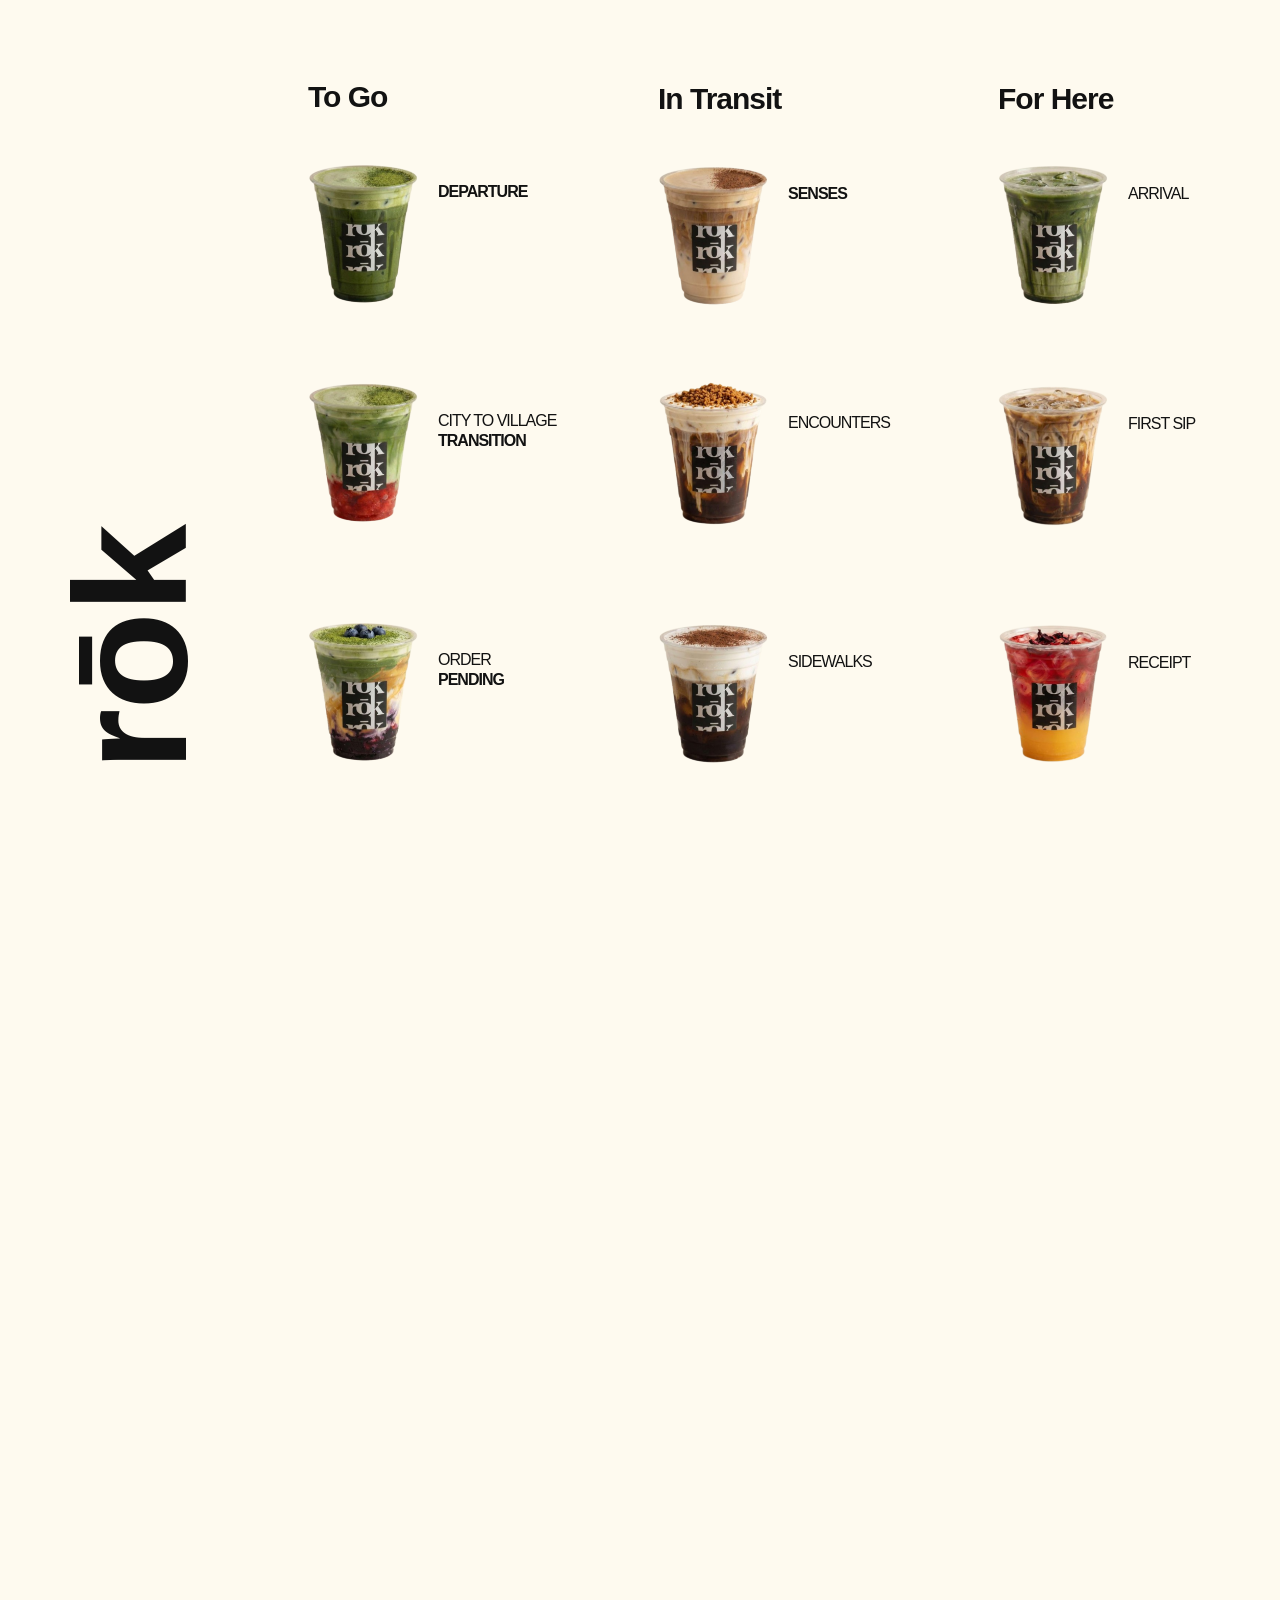
<file: index.html>
<!DOCTYPE html>
<html lang="en"><head>
	<meta charset="UTF-8">
	<meta name="viewport" content="width=device-width, initial-scale=1.0">

	<link rel="stylesheet" href="walk.css">

</head>
<body>
<p><strong>rōk</strong></p>
<h2>
	<strong>To Go</strong>
</h2>
<div class="mat-duo">
	<p9>
	<a href="rok1.html">
	<img src="matduo.png" width="150 px">
	</a>
	</p9>
	<p2><strong>DEPARTURE</strong></p2>
</div>

<div class="straw-duo">
	<p10>
	<a href="rok2.html">
	<img src="straw-mat.png" width="150 px">
	</a>
	</p10>
	<p4>CITY TO VILLAGE</p4>
	<p3><strong>TRANSITION</strong></p3>
</div>

<div class="blue-duo">
	<p11>
	<a href="rok3.html">
	<img src="blue-mat.png" width="150 px">
	</a>
	</p11>
	<p5>ORDER</p5>
	<p6><strong>PENDING</strong></p6>
</div>

<h3>
	In Transit
</h3>

<div class="lotus-eins">
	<p8>
	<a href="rok4.html">
	<img src="lotus-eins.png" width="150 px">
	</a>
	</p8>
	<p7>ENCOUNTERS</p7>
</div>

<div class="cafeduo">
	<p13>
	<a href="rok5.html">
	<img src="cafeduo.png" width="150 px">
	</a>
	</p13>
	<p14><strong>SENSES</strong></p14>
</div>

<div class="rok-eins">
	<p15>
	<a href="rok6.html">
	<img src="rok-eins.png" width="150 px">
	</a>
	</p15>
	<p16>SIDEWALKS</p16>
</div>

<h4>
	For Here
</h4>

<div class="mat-lat">
	<p17>
	<a href="rok7.html">
	<img src="mat-lat.png" width="150 px">
	</a>
	</p17>
	<p18>ARRIVAL</p18>
</div>

<div class="hoj-lat">
	<p19>
	<a href="rok8.html">
	<img src="hoj-lat.png" width="150 px">
	</a>
	</p19>
	<p20>FIRST SIP</p20>
</div>

<div class="trop-his">
	<p21>
	<a href="rok9.html">
	<img src="trop-his.png" width="150 px">
	</a>
	</p21>
	<p22>RECEIPT</p22>
</div>

</body>
</html>
</file>
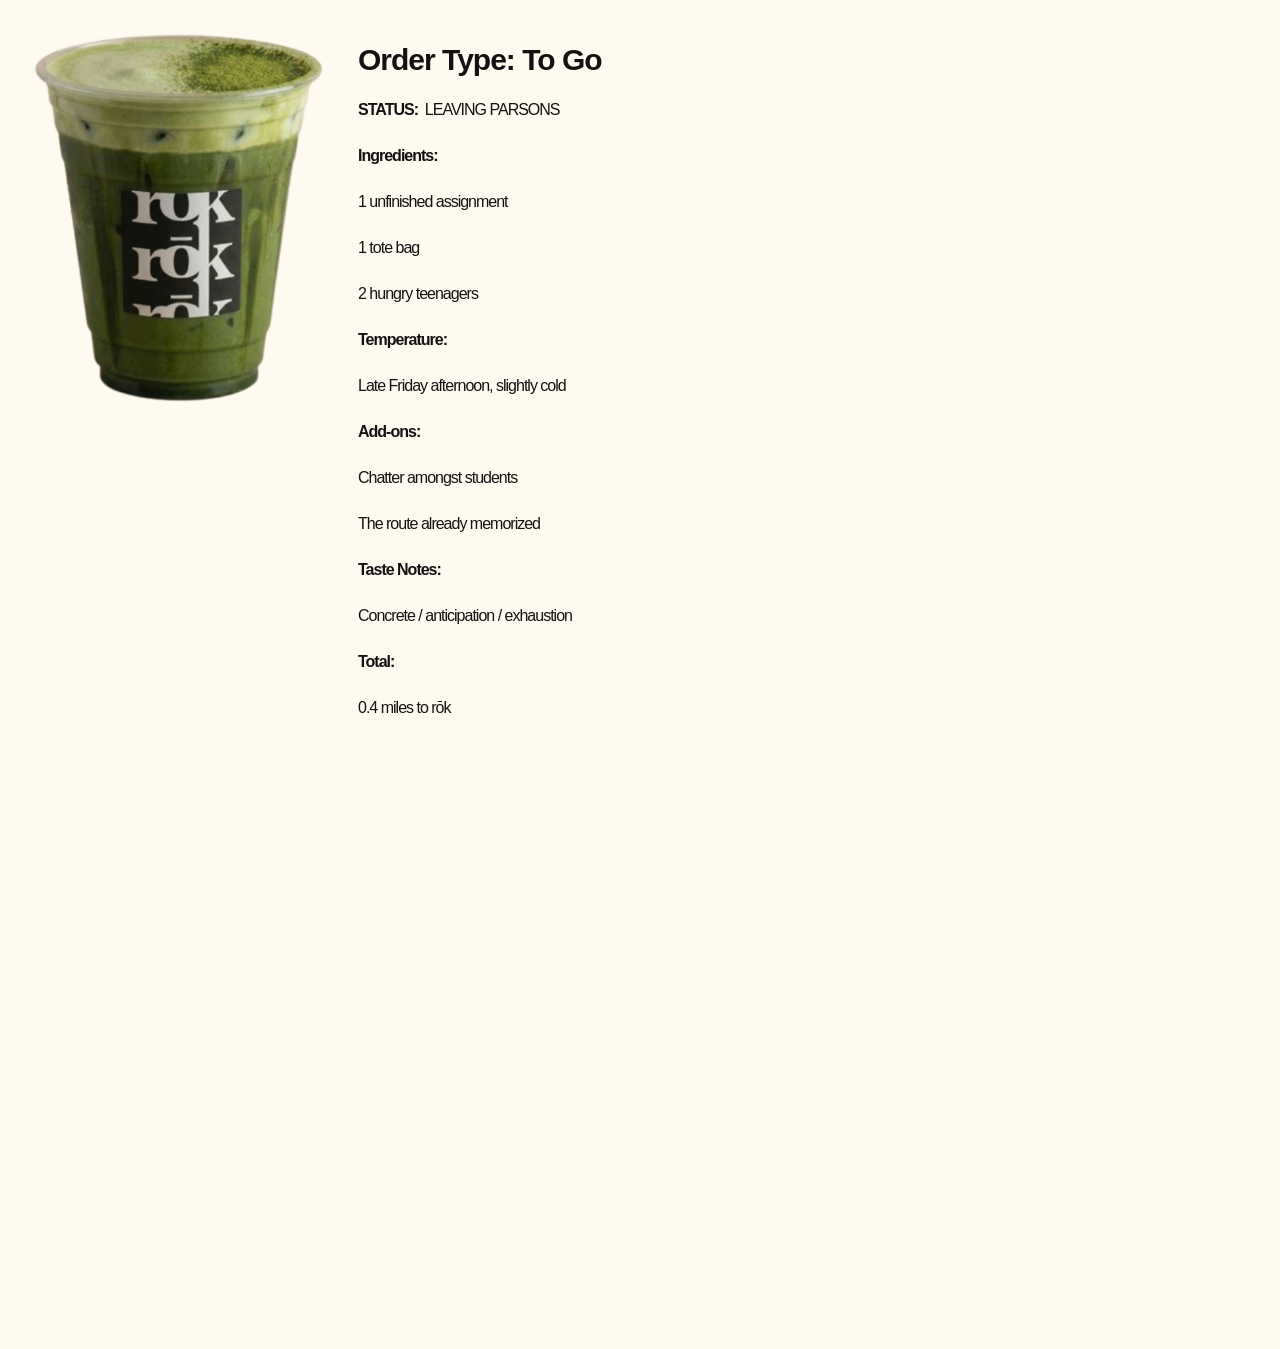
<file: rok1.html>
<!DOCTYPE html>
<html lang="en"><head>
	<meta charset="UTF-8">
	<meta name="viewport" content="width=device-width, initial-scale=1.0">

	<link rel="stylesheet" href="menu.css">
</head>

<h2>Order Type:&nbsp;To Go </a>
</h2>

<body>
	
<p><strong>STATUS:&nbsp;</strong> LEAVING PARSONS</p>

<p><strong>Ingredients:</strong></p>
<p>1 unfinished assignment</p>
<p>1 tote bag</p>
<p>2 hungry teenagers</p>

<p><strong>Temperature:</strong></p>
<P>Late Friday afternoon, slightly cold</P>

<p><strong>Add-ons:</strong></p>
<p>Chatter amongst students</p>
<p>The route already memorized</p>

<p><strong>Taste Notes:</strong></p>
<p>Concrete / anticipation / exhaustion</p>

<p><strong>Total:</strong></p>
<p>0.4 miles to rōk</p>

<p2>
	<a href="index.html">
	<img src="matduo.png" width="400px">
	</a>
</p2>

</body></html>
</file>
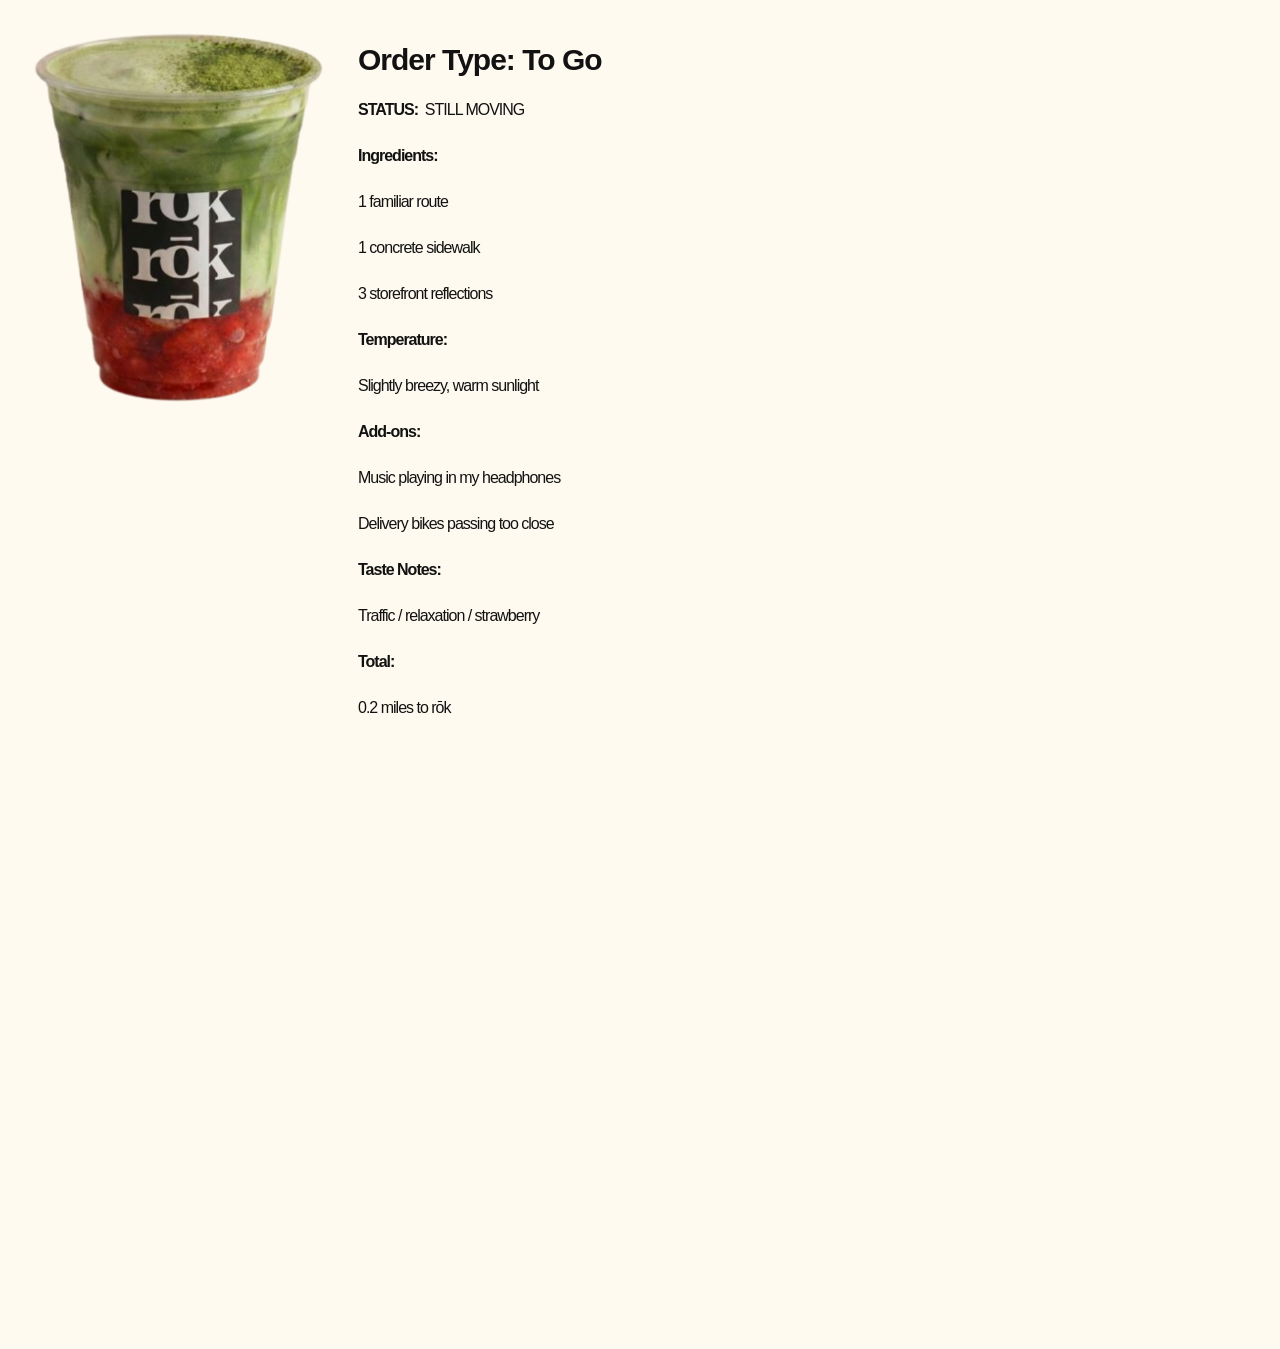
<file: rok2.html>
<!DOCTYPE html>
<html lang="en"><head>
	<meta charset="UTF-8">
	<meta name="viewport" content="width=device-width, initial-scale=1.0">

	<link rel="stylesheet" href="menu.css">
</head>

<h2>Order Type:&nbsp;To Go </a>
</h2>

<body>

<p><strong>STATUS:&nbsp;</strong> STILL MOVING</p>

<p><strong>Ingredients:</strong></p>
<p>1 familiar route</p>
<p>1 concrete sidewalk</p>
<p>3 storefront reflections</p>

<p><strong>Temperature:</strong></p>
<P>Slightly breezy, warm sunlight</P>

<p><strong>Add-ons:</strong></p>
<p>Music playing in my headphones</p>
<p>Delivery bikes passing too close</p>

<p><strong>Taste Notes:</strong></p>
<p>Traffic / relaxation / strawberry</p>

<p><strong>Total:</strong></p>
<p>0.2 miles to rōk</p>

<p2>
	<a href="index.html">
	<img src="straw-mat.png" width="400px">
	</a>
</p2>

</body></html>
</file>
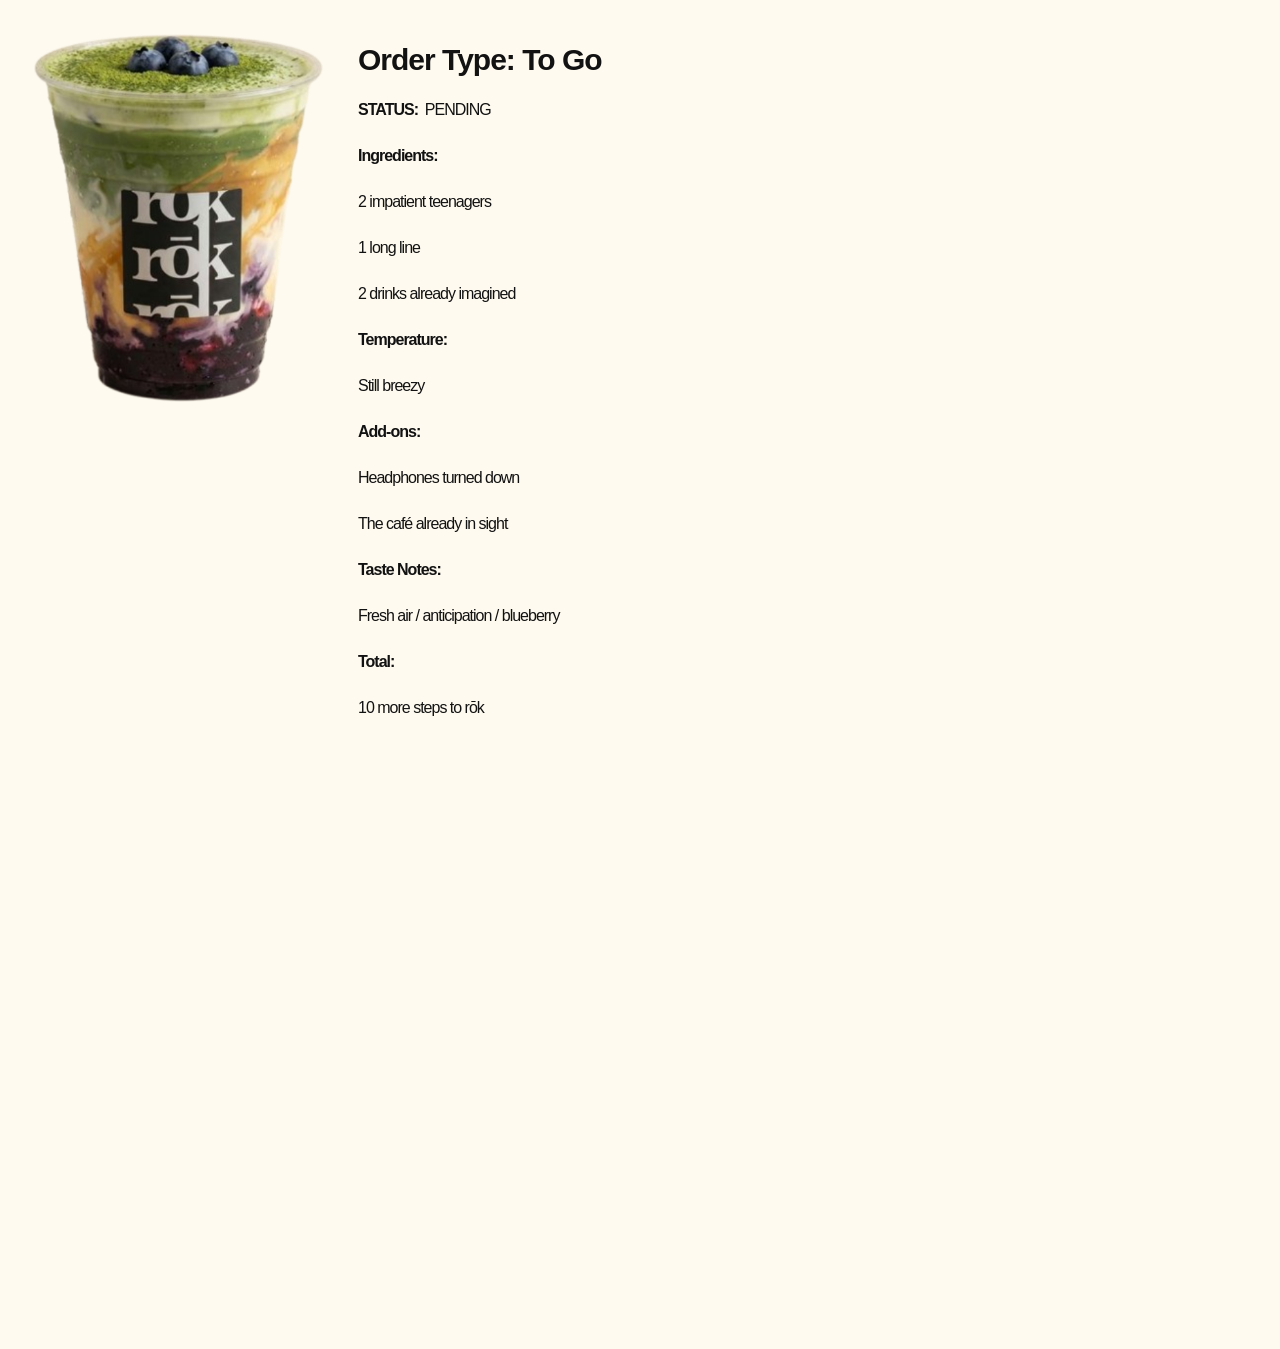
<file: rok3.html>
<!DOCTYPE html>
<html lang="en"><head>
	<meta charset="UTF-8">
	<meta name="viewport" content="width=device-width, initial-scale=1.0">

	<link rel="stylesheet" href="menu.css">
</head>

<h2>Order Type:&nbsp;To Go </a>
</h2>

<body>

<p><strong>STATUS:&nbsp;</strong> PENDING</p>

<p><strong>Ingredients:</strong></p>
<p>2 impatient teenagers</p>
<p>1 long line</p>
<p>2 drinks already imagined</p>

<p><strong>Temperature:</strong></p>
<P>Still breezy</P>

<p><strong>Add-ons:</strong></p>
<p>Headphones turned down</p>
<p>The café already in sight</p>

<p><strong>Taste Notes:</strong></p>
<p>Fresh air / anticipation / blueberry</p>

<p><strong>Total:</strong></p>
<p>10 more steps to rōk</p>

<p2>
	<a href="index.html">
	<img src="blue-mat.png" width="400px">
	</a>
</p2>

</body></html>
</file>
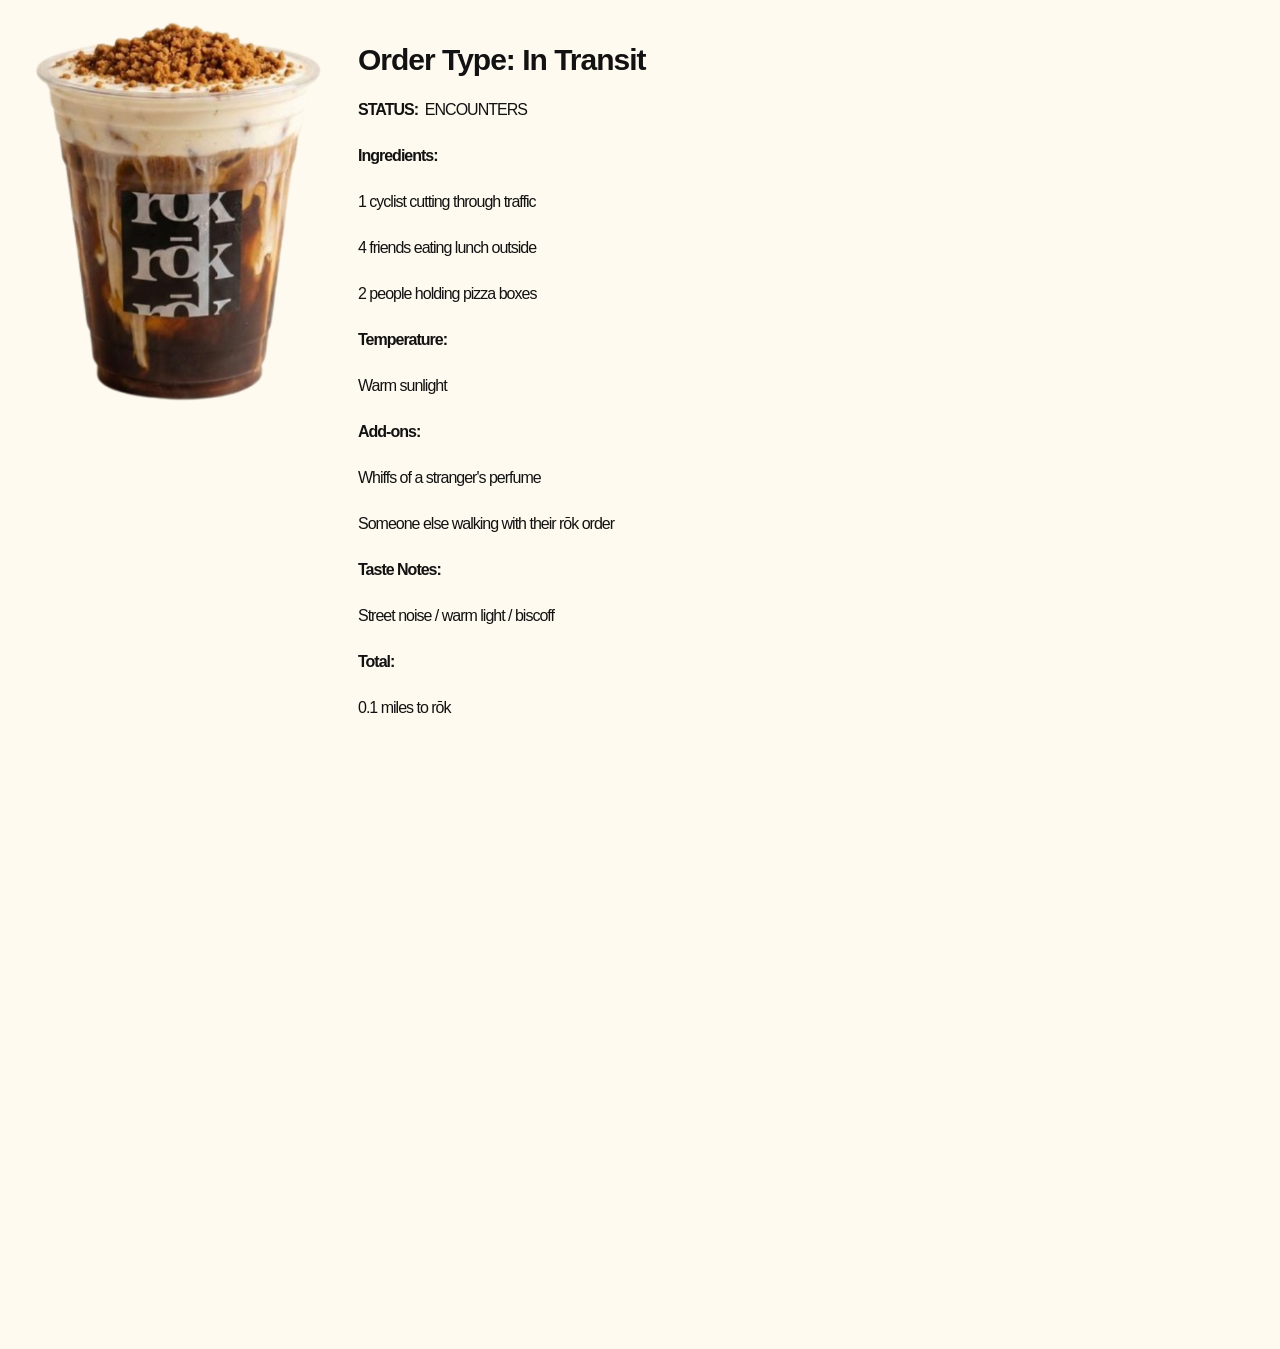
<file: rok4.html>
<!DOCTYPE html>
<html lang="en"><head>
	<meta charset="UTF-8">
	<meta name="viewport" content="width=device-width, initial-scale=1.0">

	<link rel="stylesheet" href="menu.css">
</head>

<h2>Order Type:&nbsp;In Transit</a>
</h2>

<body>

<p><strong>STATUS:&nbsp;</strong> ENCOUNTERS</p>

<p><strong>Ingredients:</strong></p>
<p>1 cyclist cutting through traffic</p>
<p>4 friends eating lunch outside</p>
<p>2 people holding pizza boxes</p>

<p><strong>Temperature:</strong></p>
<P>Warm sunlight</P>

<p><strong>Add-ons:</strong></p>
<p>Whiffs of a stranger's perfume</p>
<p>Someone else walking with their rōk order</p>

<p><strong>Taste Notes:</strong></p>
<p>Street noise / warm light / biscoff</p>

<p><strong>Total:</strong></p>
<p>0.1 miles to rōk</p>

<p2>
	<a href="index.html">
	<img src="lotus-eins.png" width="400px">
	</a>
</p2>

</body></html>
</file>
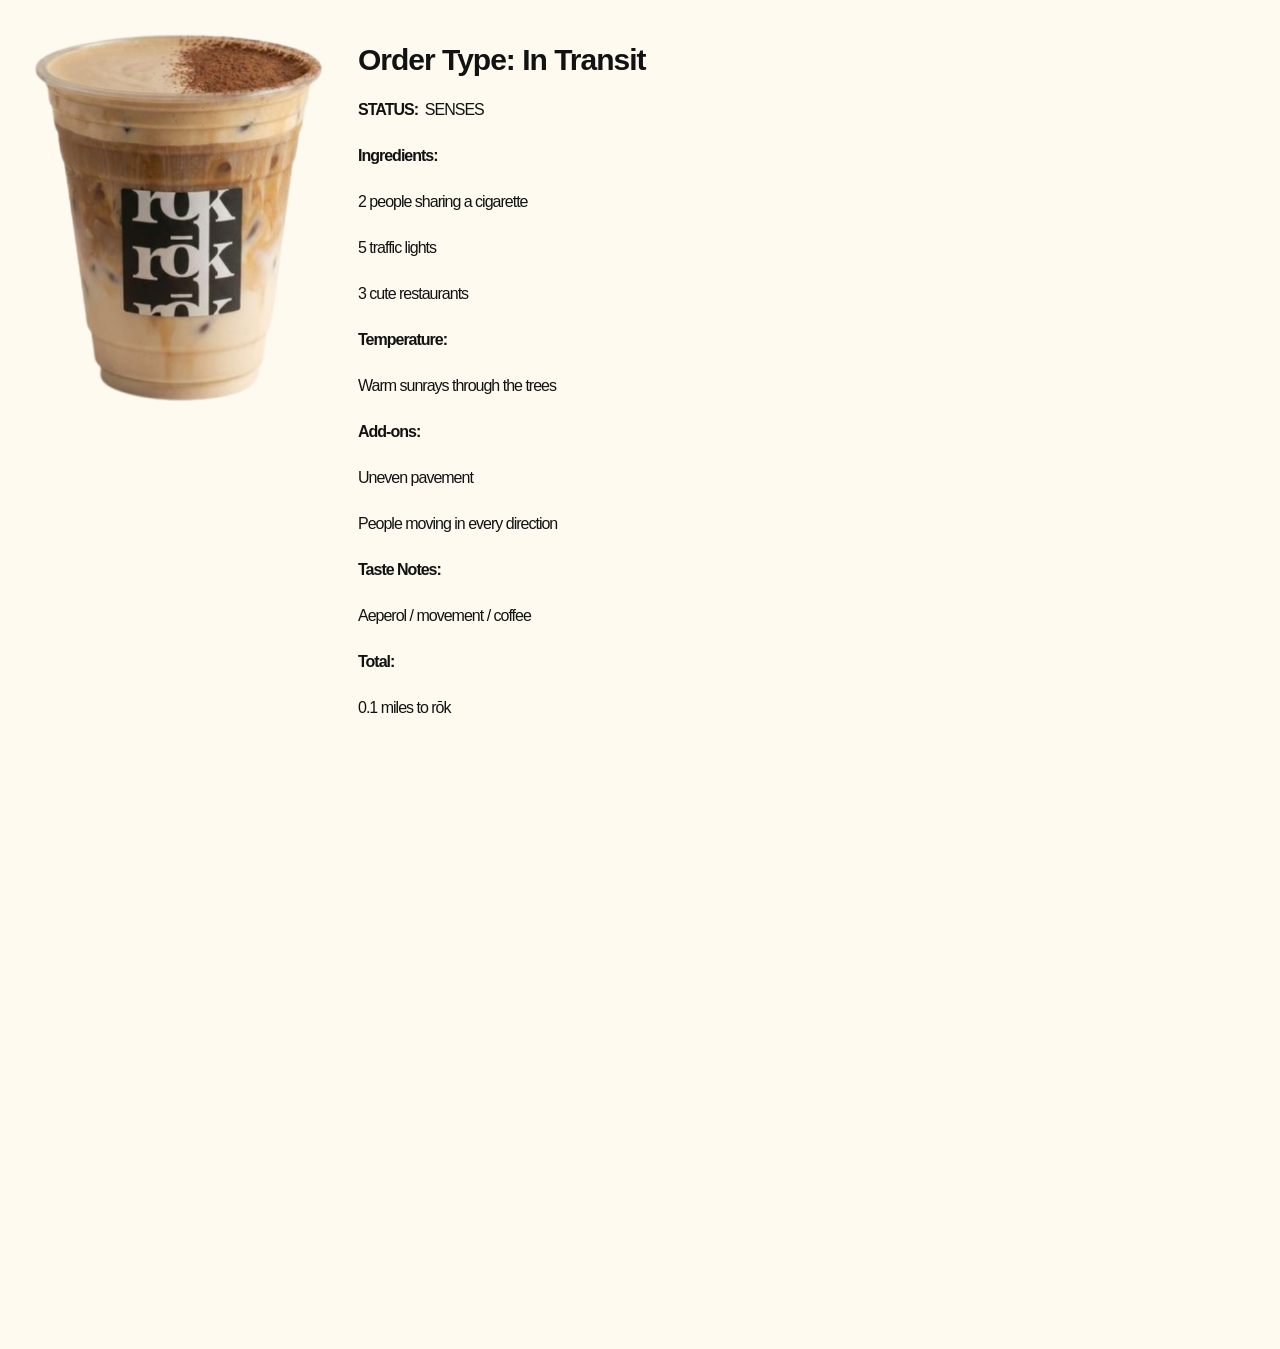
<file: rok5.html>
<!DOCTYPE html>
<html lang="en"><head>
	<meta charset="UTF-8">
	<meta name="viewport" content="width=device-width, initial-scale=1.0">

	<link rel="stylesheet" href="menu.css">
</head>

<h2>Order Type:&nbsp;In Transit </a>
</h2>

<body>

<p><strong>STATUS:&nbsp;</strong> SENSES</p>

<p><strong>Ingredients:</strong></p>
<p>2 people sharing a cigarette</p>
<p>5 traffic lights</p>
<p>3 cute restaurants</p>

<p><strong>Temperature:</strong></p>
<P>Warm sunrays through the trees</P>

<p><strong>Add-ons:</strong></p>
<p>Uneven pavement</p>
<p>People moving in every direction</p>

<p><strong>Taste Notes:</strong></p>
<p>Aeperol / movement / coffee</p>

<p><strong>Total:</strong></p>
<p>0.1 miles to rōk</p>

<p2>
	<a href="index.html">
	<img src="cafeduo.png" width="400px">
	</a>
</p2>

</body></html>
</file>
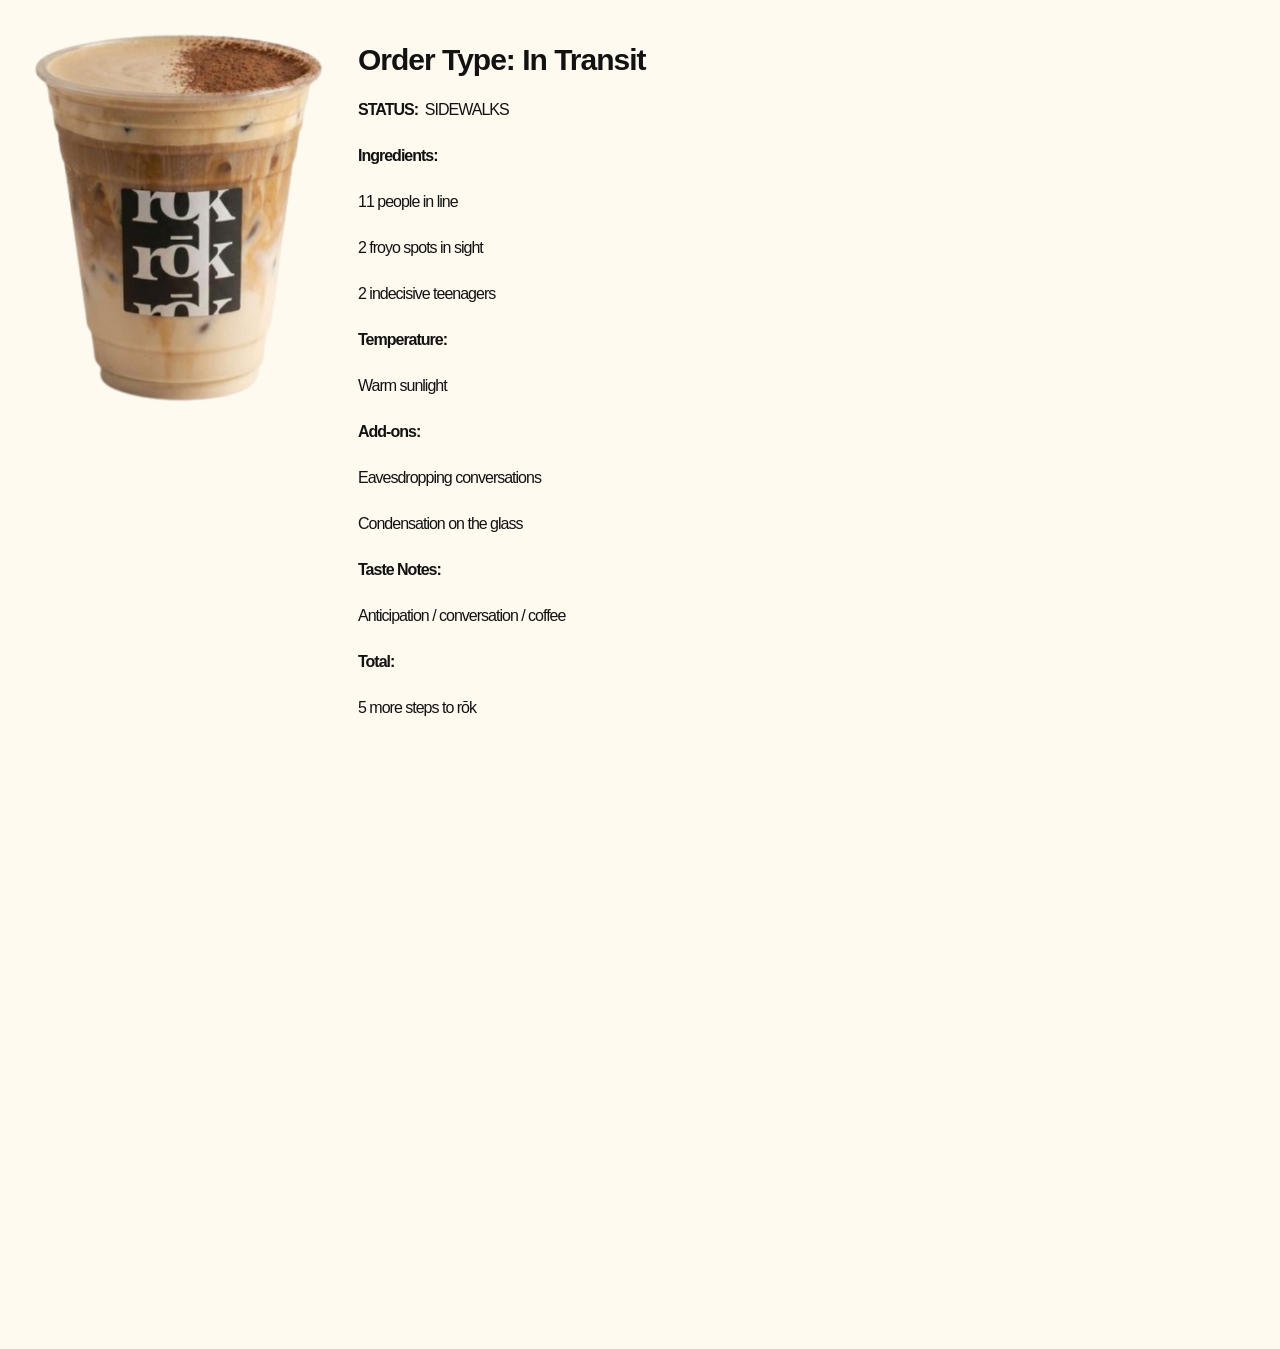
<file: rok6.html>
<!DOCTYPE html>
<html lang="en"><head>
	<meta charset="UTF-8">
	<meta name="viewport" content="width=device-width, initial-scale=1.0">

	<link rel="stylesheet" href="menu.css">
</head>

<h2>Order Type:&nbsp;In Transit</a>
</h2>

<body>

<p><strong>STATUS:&nbsp;</strong> SIDEWALKS</p>

<p><strong>Ingredients:</strong></p>
<p>11 people in line</p>
<p>2 froyo spots in sight</p>
<p>2 indecisive teenagers</p>

<p><strong>Temperature:</strong></p>
<P>Warm sunlight</P>

<p><strong>Add-ons:</strong></p>
<p>Eavesdropping conversations</p>
<p>Condensation on the glass</p>

<p><strong>Taste Notes:</strong></p>
<p>Anticipation / conversation / coffee</p>

<p><strong>Total:</strong></p>
<p>5 more steps to rōk</p>

<p2>
	<a href="index.html">
	<img src="cafeduo.png" width="400px">
	</a>
</p2>

</body></html>
</file>
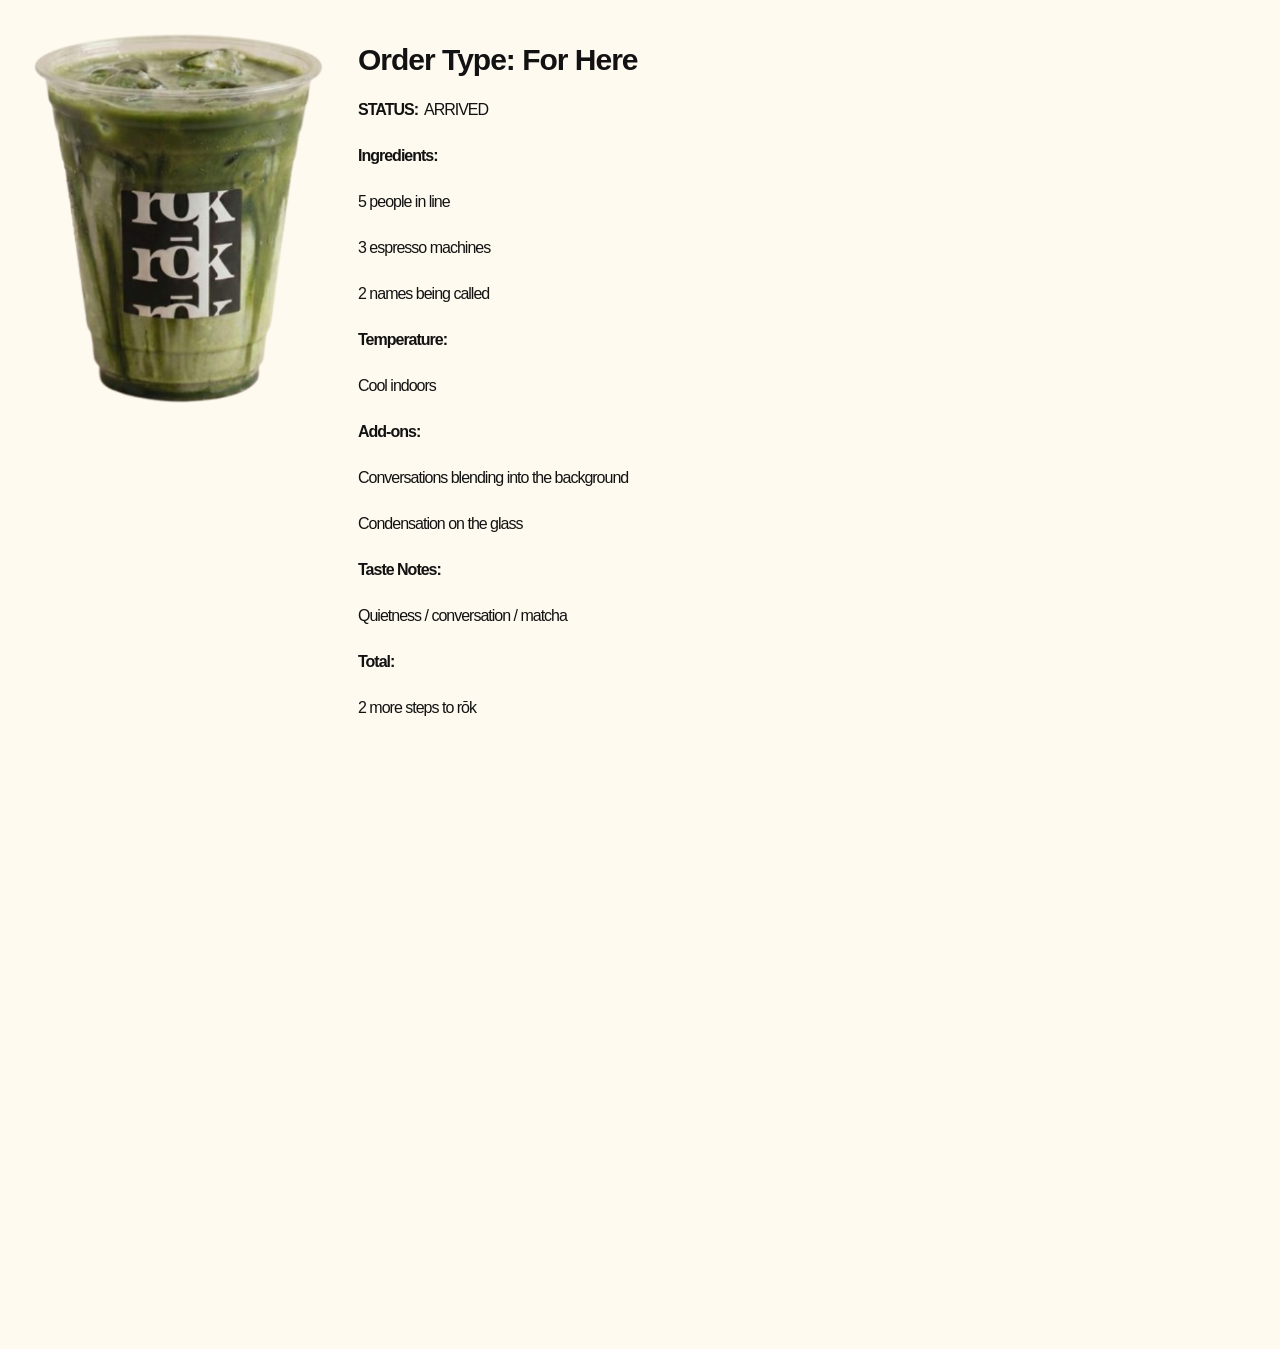
<file: rok7.html>
<!DOCTYPE html>
<html lang="en"><head>
	<meta charset="UTF-8">
	<meta name="viewport" content="width=device-width, initial-scale=1.0">

	<link rel="stylesheet" href="menu.css">
</head>

<h2>Order Type:&nbsp;For Here</a>
</h2>

<body>

<p><strong>STATUS:&nbsp;</strong> ARRIVED</p>

<p><strong>Ingredients:</strong></p>
<p>5 people in line</p>
<p>3 espresso machines</p>
<p>2 names being called</p>

<p><strong>Temperature:</strong></p>
<P>Cool indoors</P>

<p><strong>Add-ons:</strong></p>
<p>Conversations blending into the background</p>
<p>Condensation on the glass</p>

<p><strong>Taste Notes:</strong></p>
<p>Quietness / conversation / matcha</p>

<p><strong>Total:</strong></p>
<p>2 more steps to rōk</p>

<p2>
	<a href="index.html">
	<img src="mat-lat.png" width="400px">
	</a>
</p2>

</body></html>
</file>
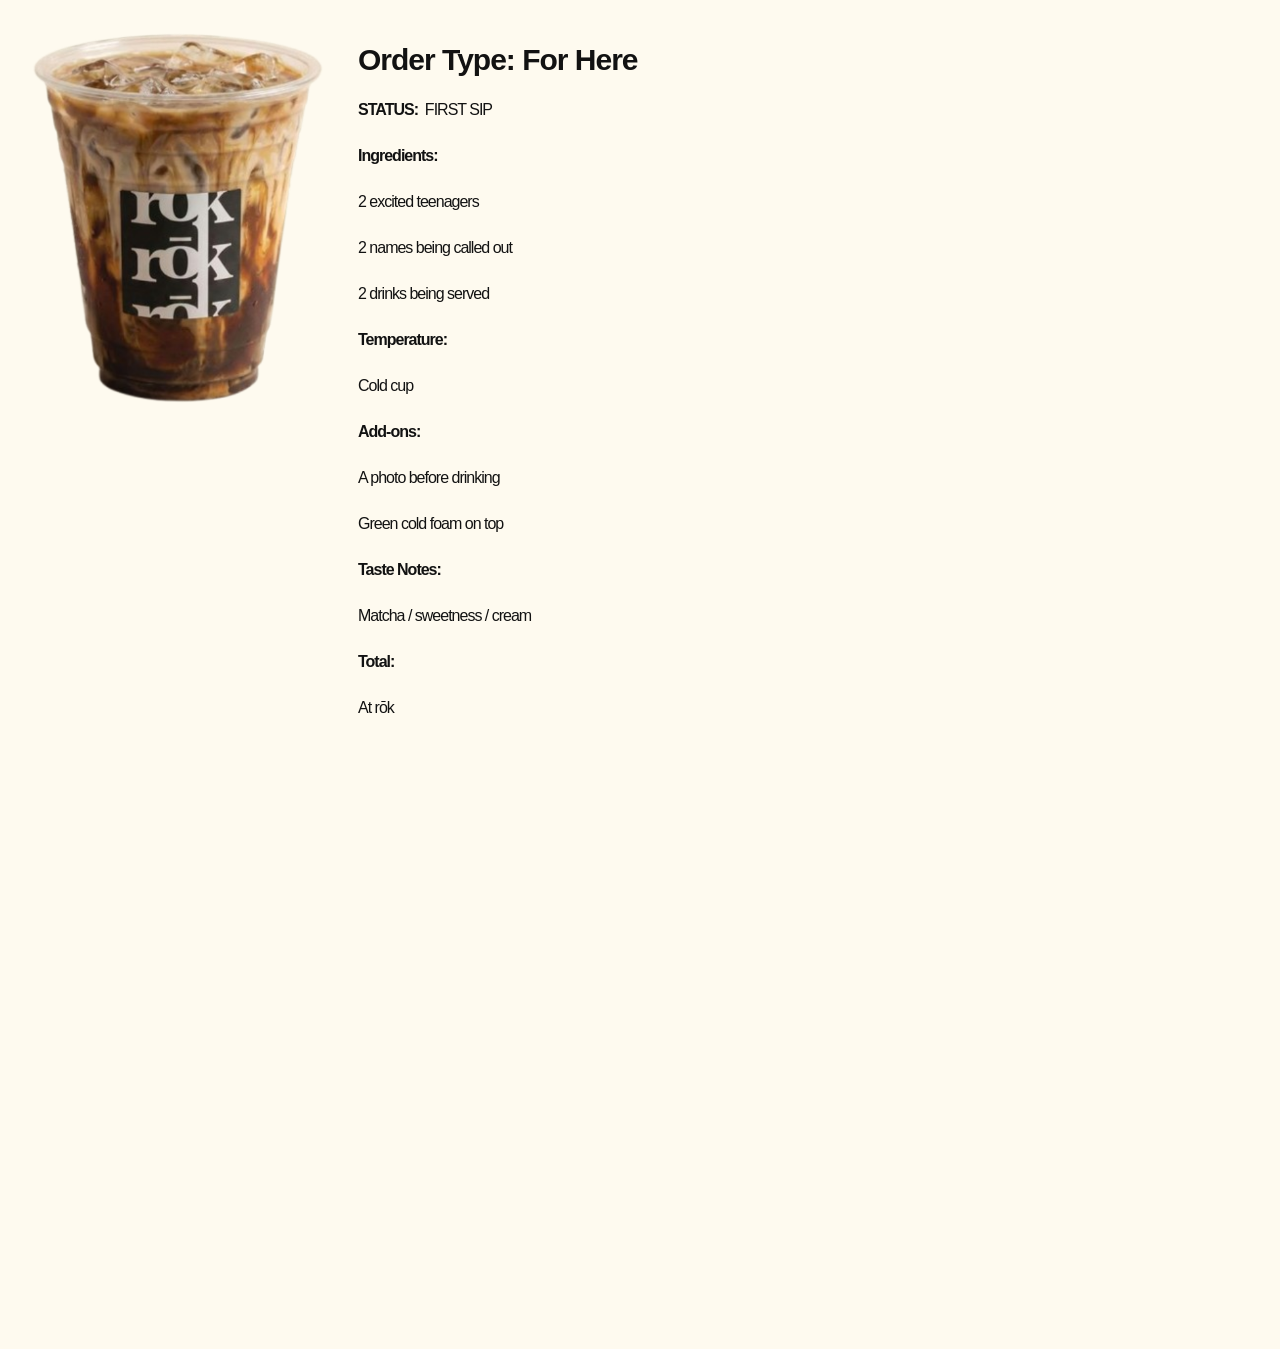
<file: rok8.html>
<!DOCTYPE html>
<html lang="en"><head>
	<meta charset="UTF-8">
	<meta name="viewport" content="width=device-width, initial-scale=1.0">

	<link rel="stylesheet" href="menu.css">
</head>

<h2>Order Type:&nbsp;For Here</a>
</h2>

<body>

<p><strong>STATUS:&nbsp;</strong> FIRST SIP</p>

<p><strong>Ingredients:</strong></p>
<p>2 excited teenagers</p>
<p>2 names being called out</p>
<p>2 drinks being served</p>

<p><strong>Temperature:</strong></p>
<P>Cold cup</P>

<p><strong>Add-ons:</strong></p>
<p>A photo before drinking</p>
<p>Green cold foam on top</p>

<p><strong>Taste Notes:</strong></p>
<p>Matcha / sweetness / cream</p>

<p><strong>Total:</strong></p>
<p>At rōk</p>

<p2>
	<a href="index.html">
	<img src="hoj-lat.png" width="400px">
	</a>
</p2>

</body></html>
</file>
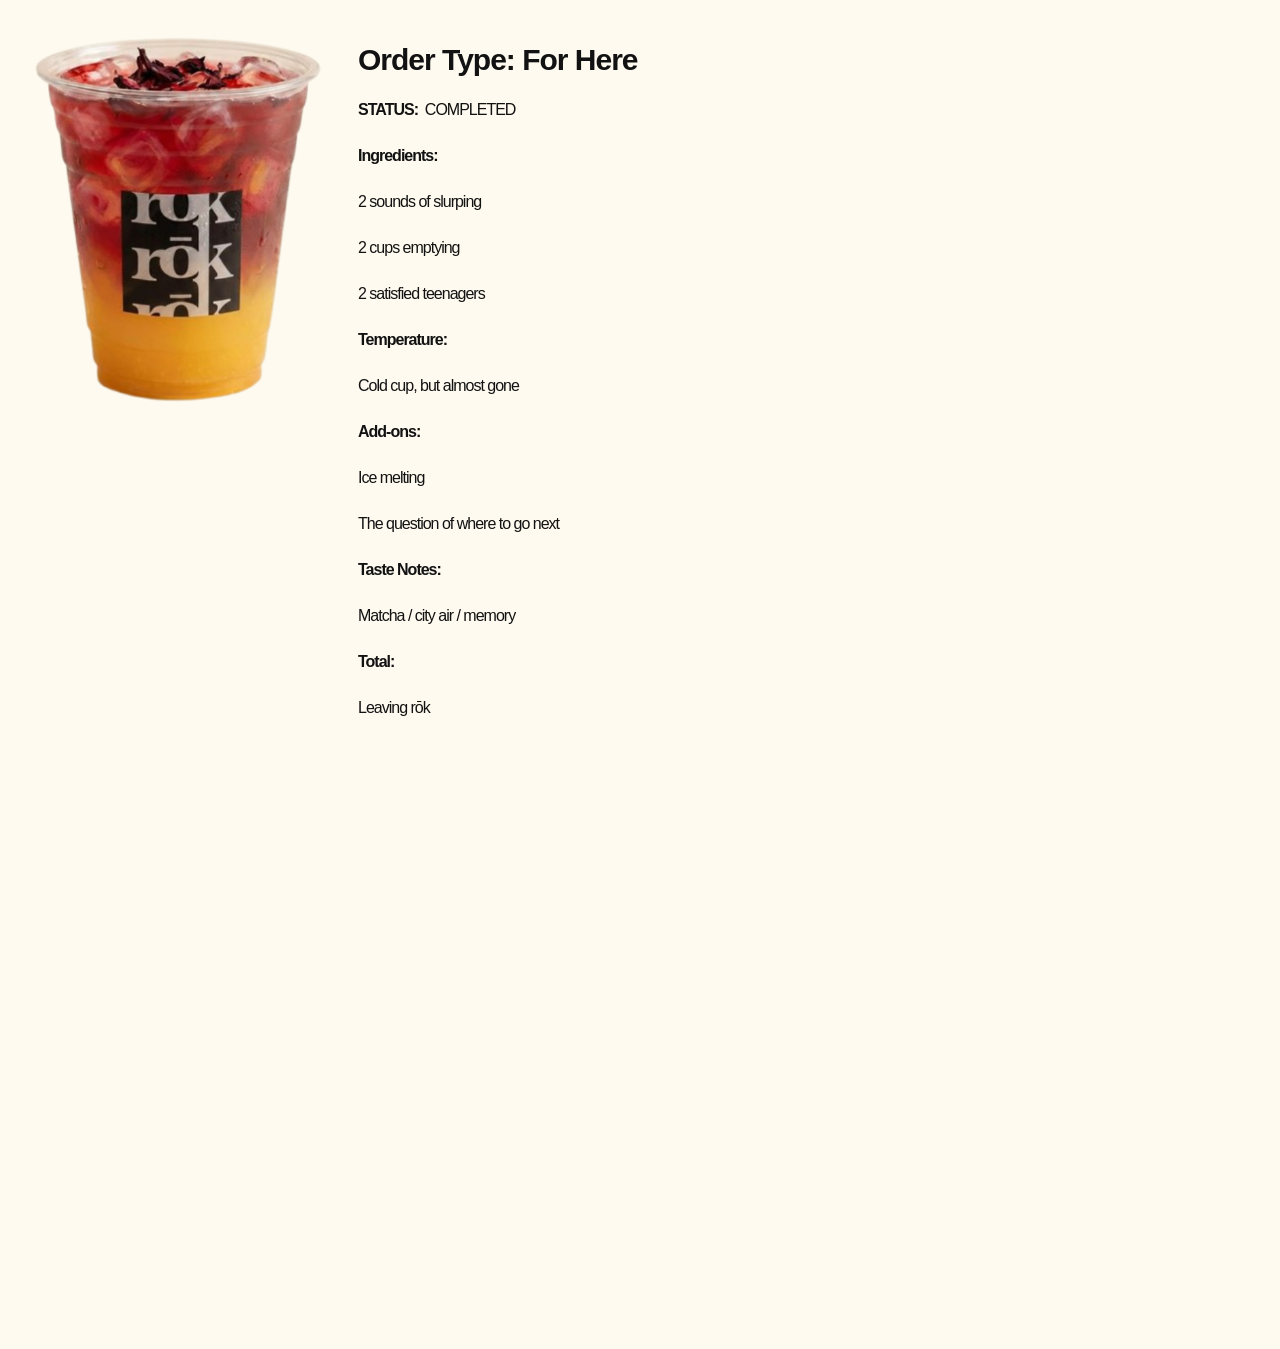
<file: rok9.html>
<!DOCTYPE html>
<html lang="en"><head>
	<meta charset="UTF-8">
	<meta name="viewport" content="width=device-width, initial-scale=1.0">

	<link rel="stylesheet" href="menu.css">
</head>

<h2>Order Type:&nbsp;For Here</a>
</h2>

<body>

<p><strong>STATUS:&nbsp;</strong> COMPLETED</p>

<p><strong>Ingredients:</strong></p>
<p>2 sounds of slurping</p>
<p>2 cups emptying</p>
<p>2 satisfied teenagers</p>

<p><strong>Temperature:</strong></p>
<P>Cold cup, but almost gone</P>

<p><strong>Add-ons:</strong></p>
<p>Ice melting</p>
<p>The question of where to go next</p>

<p><strong>Taste Notes:</strong></p>
<p>Matcha / city air / memory</p>

<p><strong>Total:</strong></p>
<p>Leaving rōk</p>

<p2>
	<a href="index.html">
	<img src="trop-his.png" width="400px">
	</a>
</p2>

</body></html>
</file>
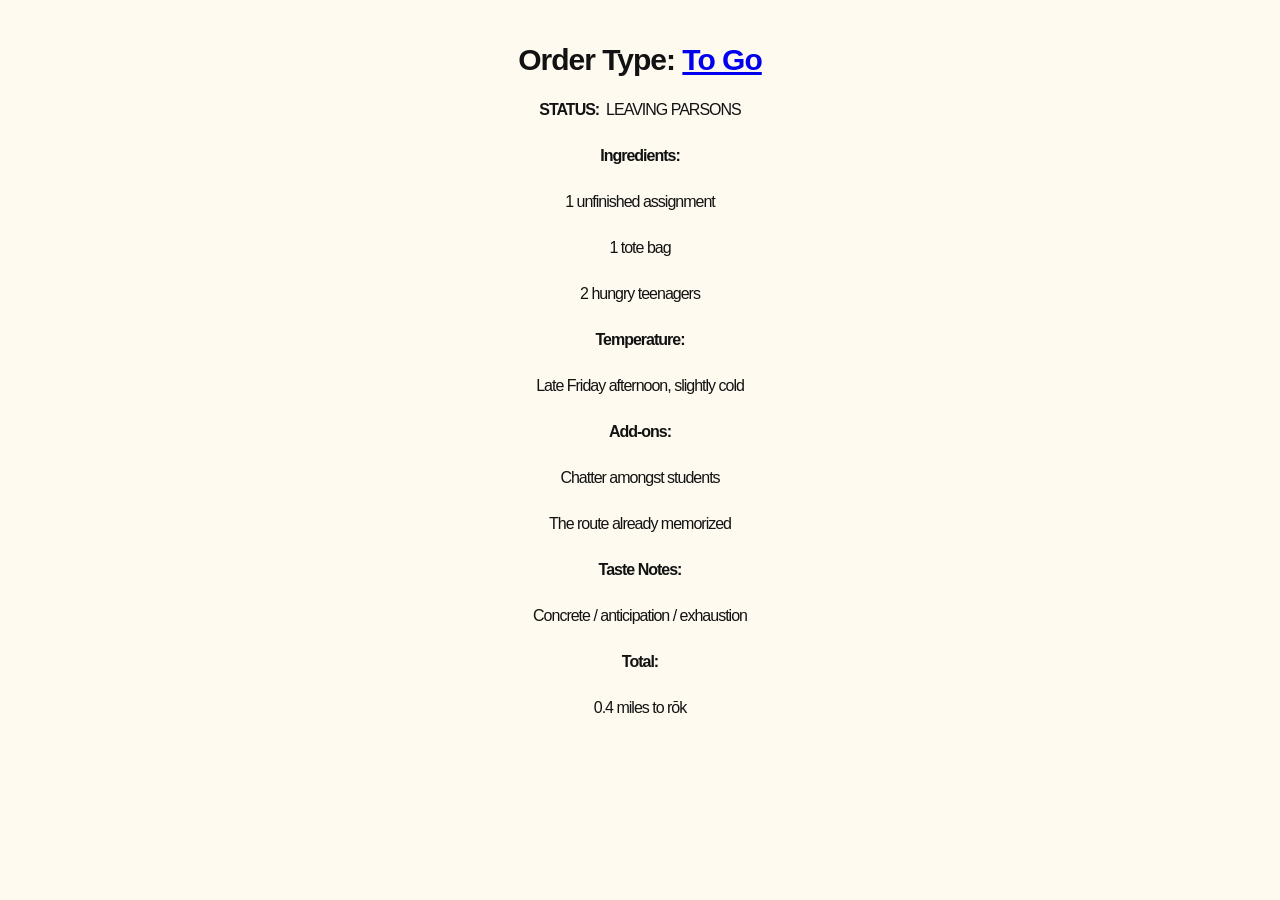
<file: rok-walk/rok1.html>
<!DOCTYPE html>
<html lang="en"><head>
	<meta charset="UTF-8">
	<meta name="viewport" content="width=device-width, initial-scale=1.0">

	<link rel="stylesheet" href="menu.css">
</head>

<h2>Order Type:&nbsp;<a href="walk.html">To Go </a>
</h2>

<body>
	
<p><strong>STATUS:&nbsp;</strong> LEAVING PARSONS</p>

<p><strong>Ingredients:</strong></p>
<p>1 unfinished assignment</p>
<p>1 tote bag</p>
<p>2 hungry teenagers</p>

<p><strong>Temperature:</strong></p>
<P>Late Friday afternoon, slightly cold</P>

<p><strong>Add-ons:</strong></p>
<p>Chatter amongst students</p>
<p>The route already memorized</p>

<p><strong>Taste Notes:</strong></p>
<p>Concrete / anticipation / exhaustion</p>

<p><strong>Total:</strong></p>
<p>0.4 miles to rōk</p>

</body></html>
</file>
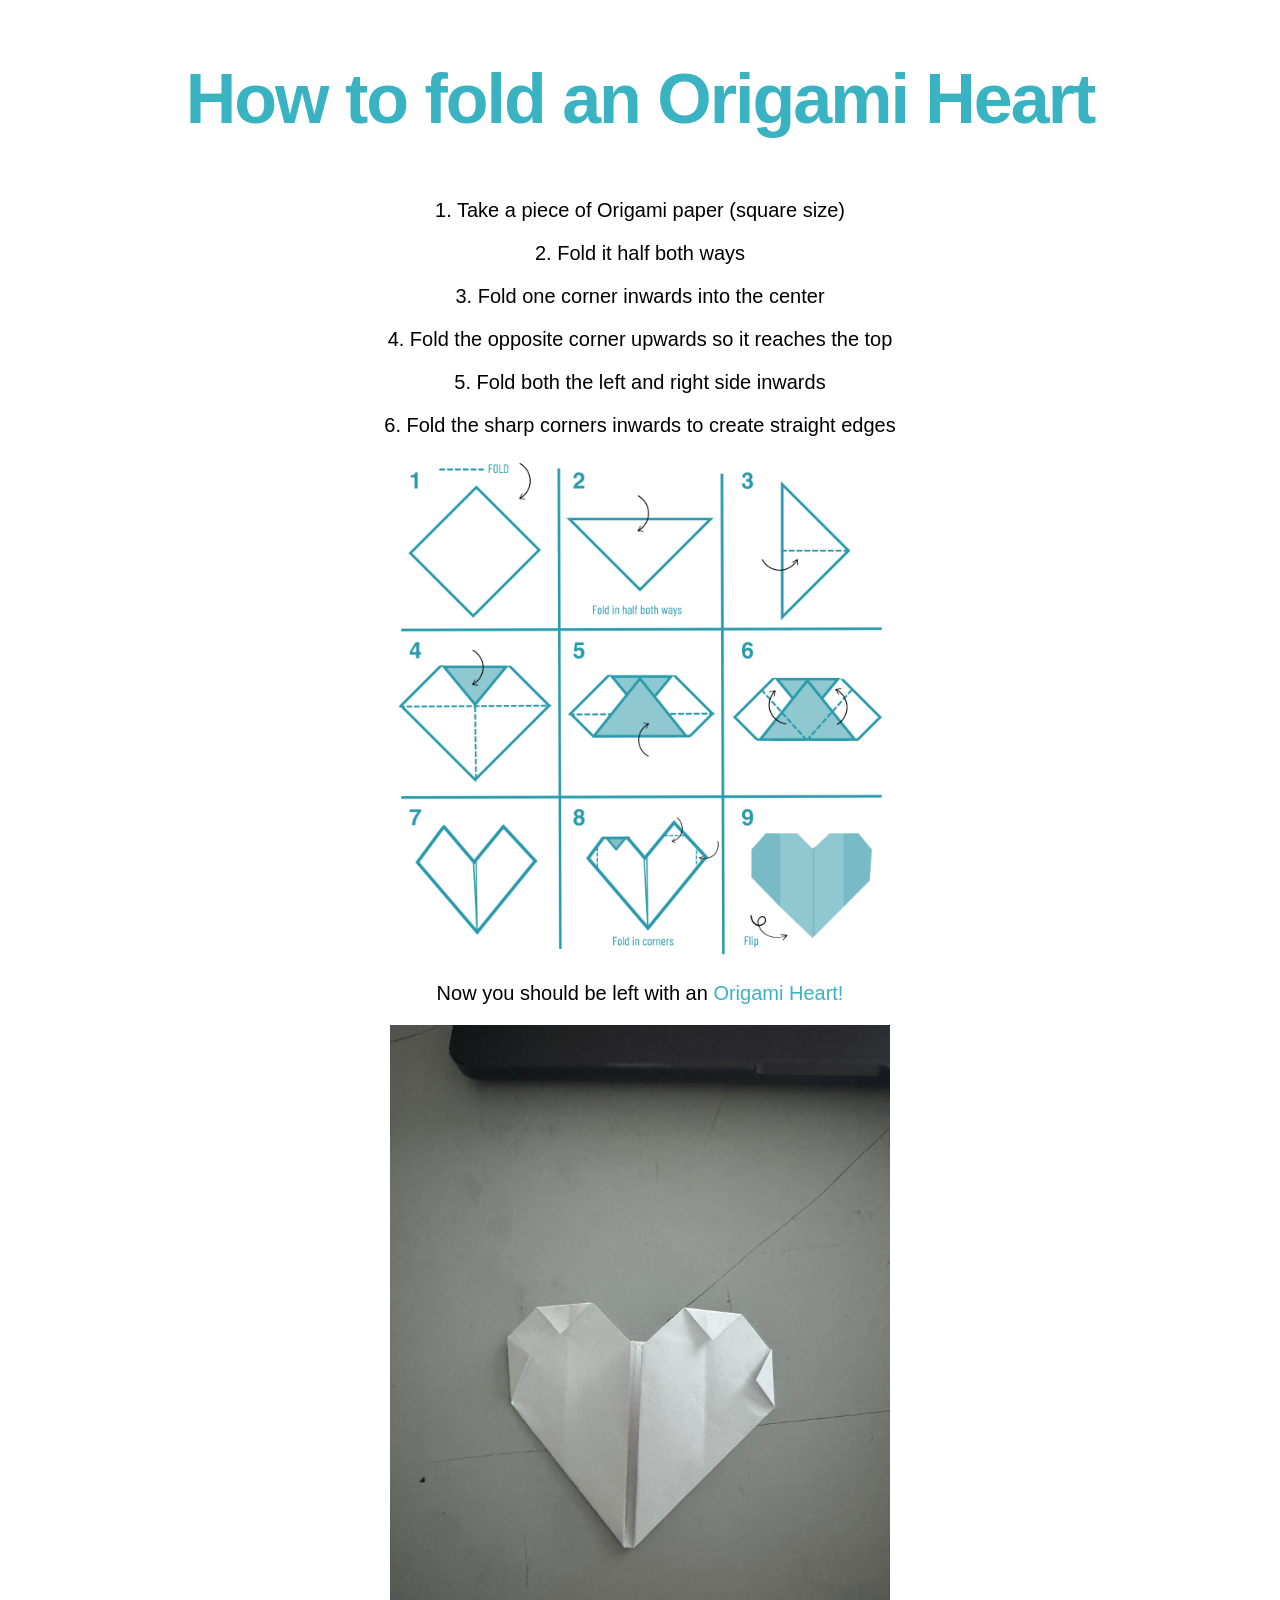
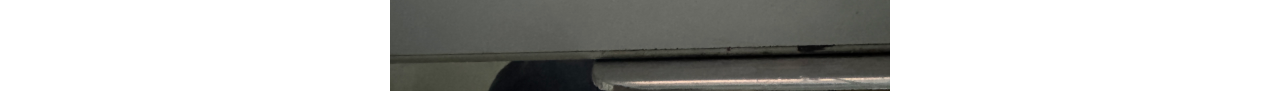
<file: tutorial/tutorial.html>
<!DOCTYPE html>
<html lang="en"><head>
	<meta charset="UTF-8">
	<meta name="viewport" content="width=device-width, initial-scale=1.0">

	<link rel="stylesheet" href="tutorial.css">

</head>
<body>
	<h1>How to fold an Origami Heart</h1>
	<p>1. Take a piece of Origami paper (square size)</p>
    <p>2. Fold it half both ways</p>
    <p>3. Fold one corner inwards into the center</p>
	<p>4. Fold the opposite corner upwards so it reaches the top</p>
    <p>5. Fold both the left and right side inwards</p>
    <p>6. Fold the sharp corners inwards to create straight edges</p>
	<img src="origami heart.webp" width="500">
    <p>Now you should be left with an <p1>Origami Heart!</p1></p>
	<img src="IMG_4004.JPG" width="500">
</body></html>
</file>
<file: walk.css>
body{
    background: rgb(254, 250, 239);
    color: rgb(18, 18, 18);
    font-family: sans-serif;
    letter-spacing: -1px;
    line-height: 20px;
}
p{
    font-size: 160px;
    display: inline-block;
    transform: rotate(-90deg) translate(-470px);
}
h2{
    font-size: 30px;
    transform: translate(300px, -286px)
}
p2{
    display: flex;
    transform: translate(430px, -465px)
}
p3{
    display: flex;
    transform: translate(430px, -485px)
}
p4{
    display: flex;
    transform: translate(430px, -485px)
}
p5{
    display: flex;
    transform: translate(430px, -515px)
}
p6{
    display: flex;
    transform: translate(430px, -515px)
}
h3{
    font-size: 30px;
    display: flex;
    transform: translate(650px, -1146px)
}
p7{
    display: flex;
    transform: translate(780px, -1101px)
}
p8{
    display: flex;
    transform: translate(630px, -945px)
}
p9{
    display: flex;
    transform: translate(280px, -300px)
}
p10{
    display: flex;
    transform: translate(280px, -330px)
}
p11{
    display: flex;
    transform: translate(280px, -360px)
}
p13{
    display: flex;
    transform: translate(630px, -1414px)
}
p14{
    display: flex;
    transform: translate(780px, -1579px)
}
p15{
    display: flex;
    transform: translate(630px, -1205px)
}
p16{
    display: flex;
    transform: translate(780px, -1360px)
}
h4{
    font-size: 30px;
    display: flex;
    transform: translate(990px, -1982px)
}
p17{
    display: flex;
    transform: translate(970px, -2012px)
}
p18{
    display: flex;
    transform: translate(1120px, -2176px)
}
p19{
    display: flex;
    transform: translate(970px, -2040px)
}
p20{
    display: flex;
    transform: translate(1120px, -2195px)
}
p21{
    display: flex;
    transform: translate(970px, -2052px)
}
p22{
    display: flex;
    transform: translate(1120px, -2205px)
}
</file>
<file: menu.css>
body{
    background: rgb(254, 250, 239);
    color: rgb(18, 18, 18);
    font-family: sans-serif;
    letter-spacing: -1px;
    line-height: 20px;
    margin-top: 50px;
}
h2{
    font-size: 30px;
    margin-left: 350px;
}
p{
    line-height: 30px;
    margin-left: 350px;
}
p2{
    display: flex;
    transform: translate(-30px, -830px)
}
</file>
<file: rok-walk/menu.css>
body{
    background: rgb(254, 250, 239);
    color: rgb(18, 18, 18);
    font-family: sans-serif;
    letter-spacing: -1px;
    line-height: 20px;
    text-align: center;
    margin-top: 50px;
}
h2{
    font-size: 30px;
}
p{
    line-height: 30px;
}
</file>
<file: tutorial/tutorial.css>
body{
    font-family: sans-serif;
    text-align: center;
    font-size: 20px;
}
h1{
    font-family: sans-serif;
    color: rgb(57, 178, 194);
    font-size: 70px;
    letter-spacing: -2px;
    line-height: 105px;
}
p1{
    color: rgb(57, 178, 194);
}
</file>
